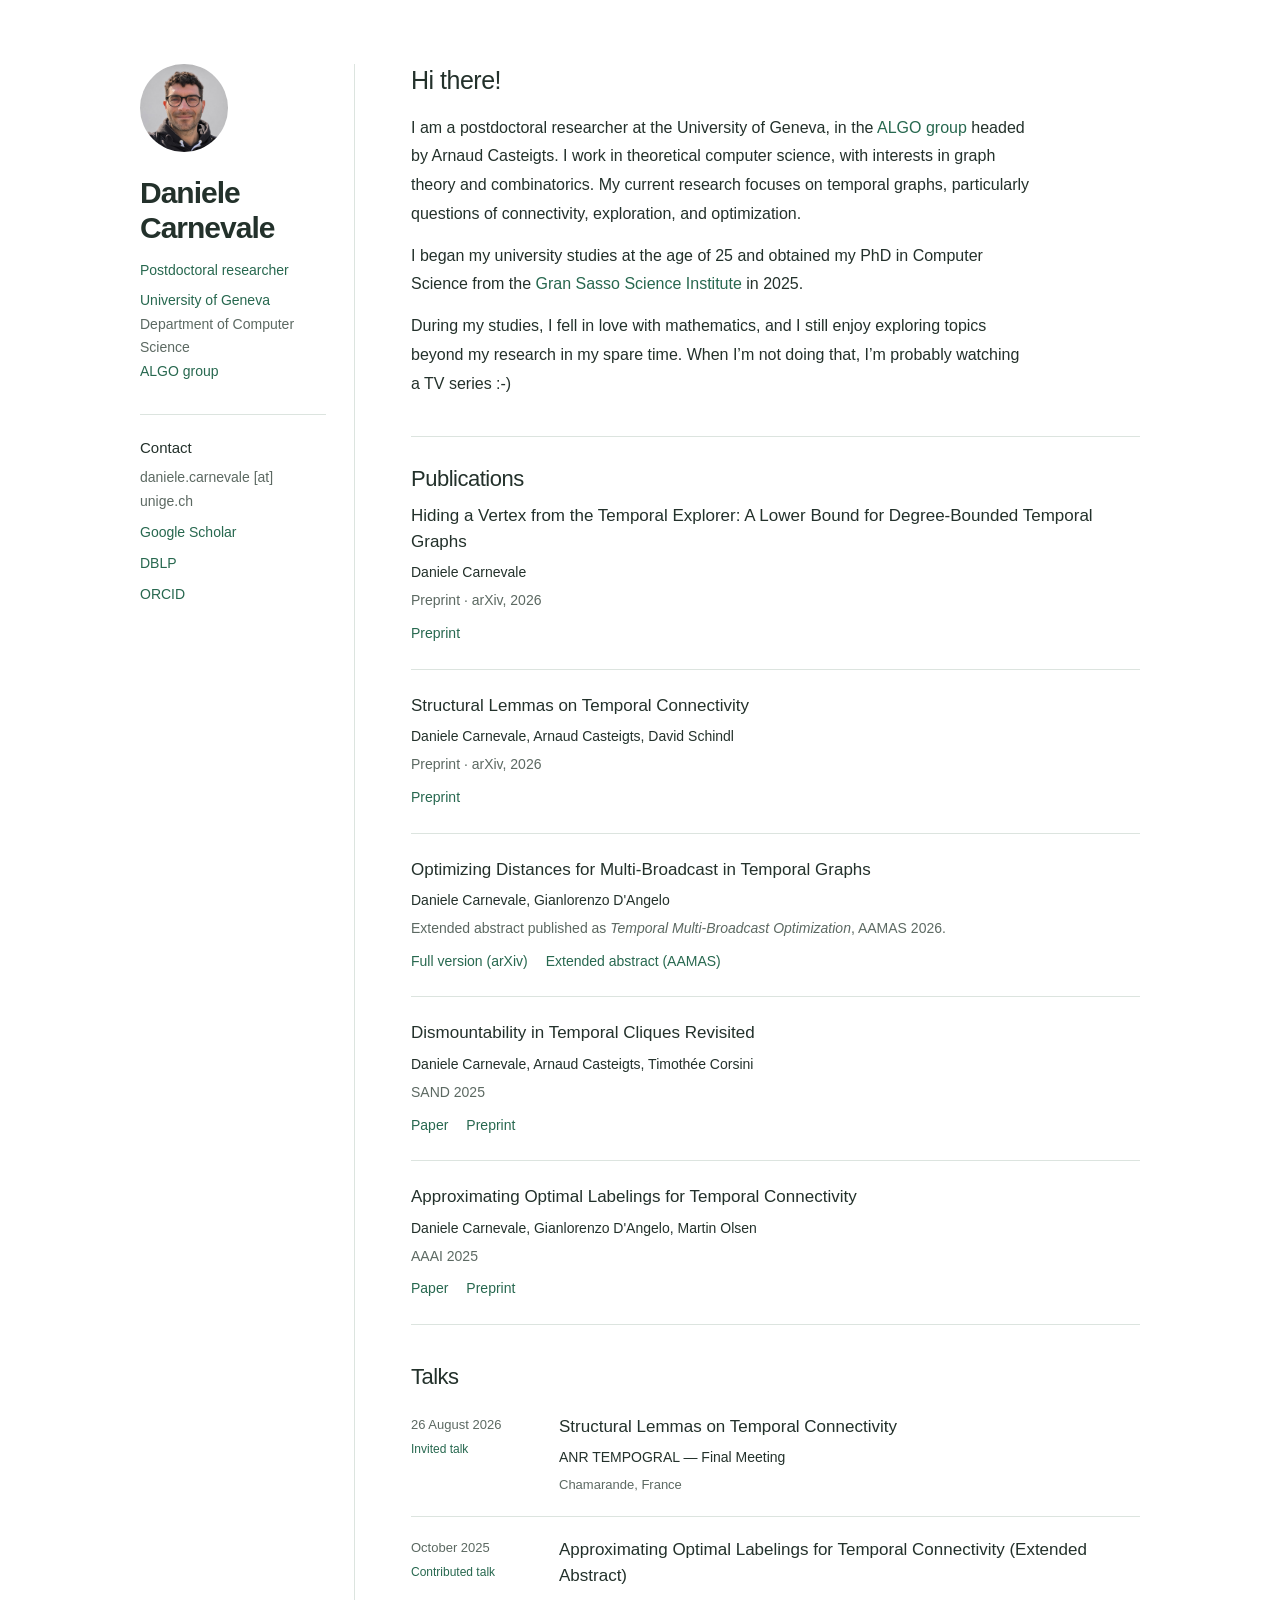
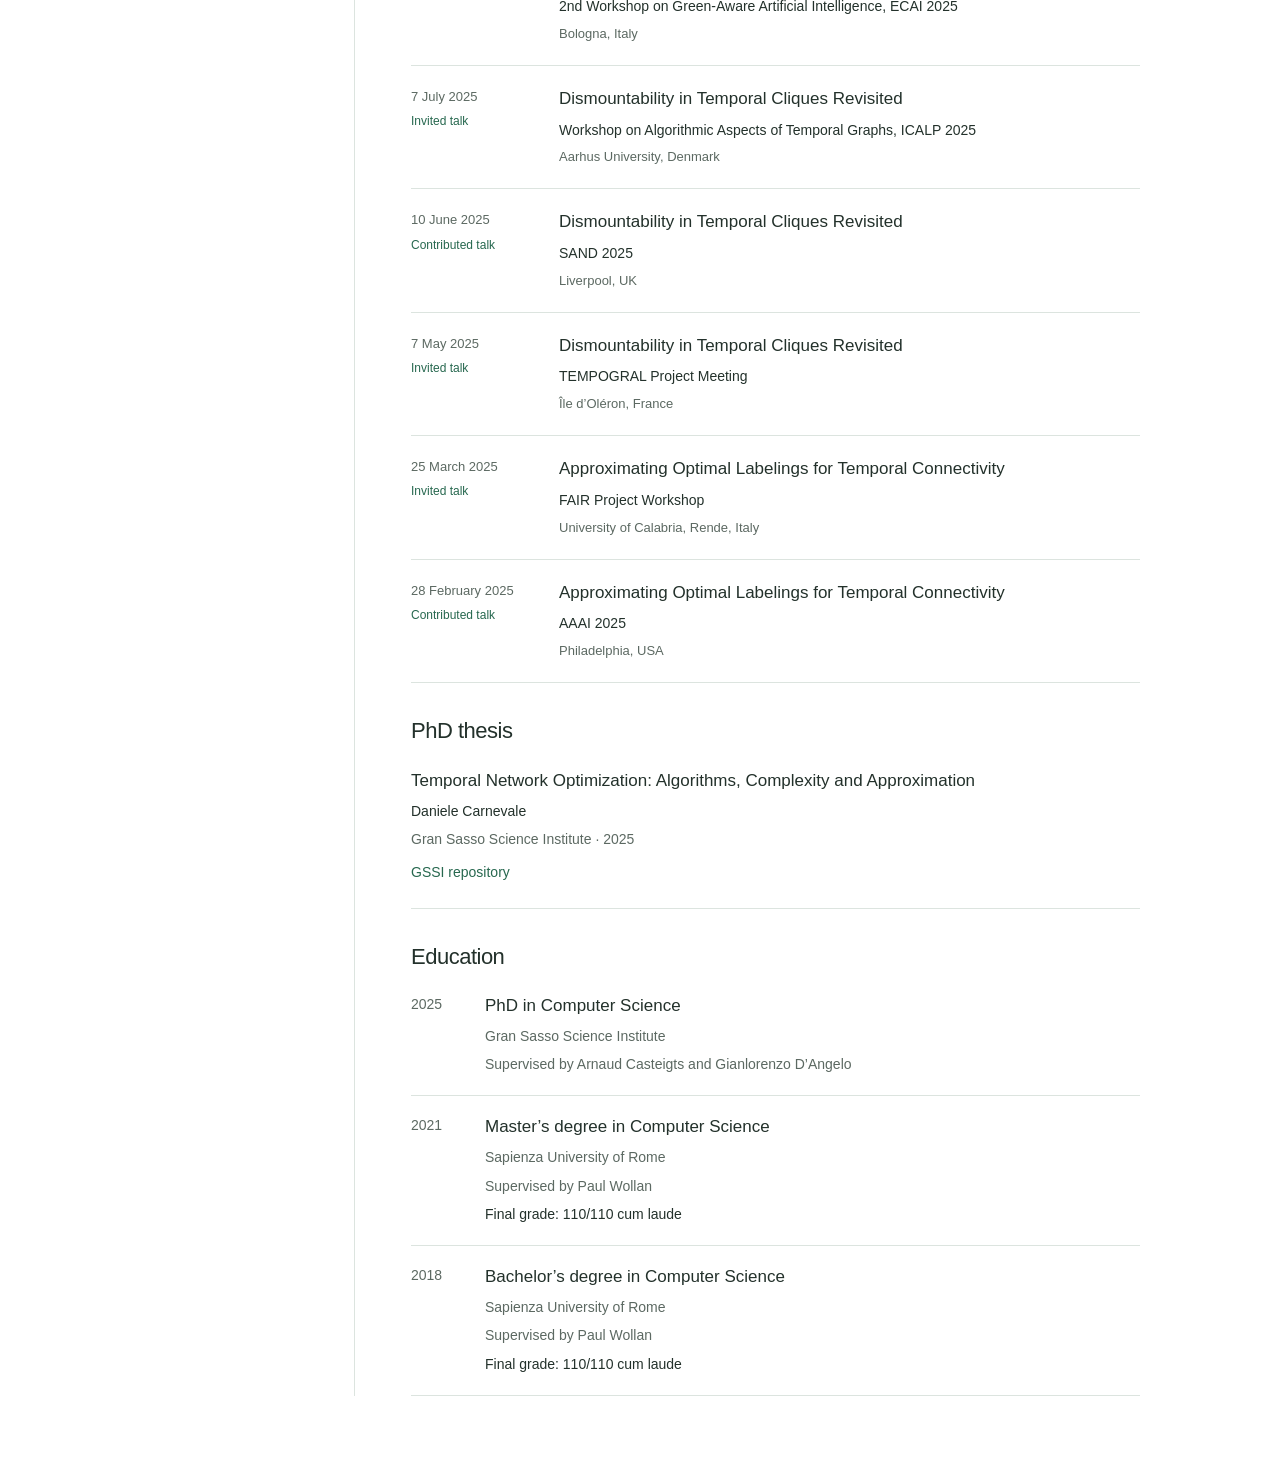
<file: index.html>
<!doctype html>
<html lang="en">
<head>
  <meta charset="utf-8">
  <meta name="viewport" content="width=device-width, initial-scale=1">
  <!-- MODIFICA QUI: sostituisci il nome anche nel titolo della scheda. -->
  <title>Daniele Carnevale</title>
  <meta name="description" content="Daniele Carnevale, postdoctoral researcher at the University of Geneva. Research in graph theory, combinatorics and temporal graphs.">
  <link rel="stylesheet" href="style.css">
</head>
<body>
  <a class="skip-link" href="#main-content">Skip to content</a>

  <div class="page">
    <aside class="sidebar" aria-label="Profile and contacts">
      <header class="identity">
        <!-- MODIFICA QUI LA FOTO: sostituisci assets/profile.jpg mantenendo lo stesso nome. -->
        <img class="portrait" src="assets/profile.jpg" alt="Daniele Carnevale" width="88" height="88" decoding="async">
        <div class="identity-text">
          <!-- MODIFICA QUI IL NOME: sostituisci anche il nome nel titolo della scheda. -->
          <h1>Daniele Carnevale</h1>
          <p class="role">Postdoctoral researcher</p>
          <!-- MODIFICA QUI L'AFFILIAZIONE. -->
          <p class="affiliation"><a href="https://www.unige.ch/">University of Geneva</a><br>Department of Computer Science<br><a href="https://algo.unige.ch/">ALGO group</a></p>
        </div>
      </header>

      <section class="contact" id="contact" aria-labelledby="contact-title">
        <h2 id="contact-title">Contact</h2>
        <!-- MODIFICA QUI I CONTATTI: inserisci solo indirizzi e link reali.
             Per l'email usa testo semplice con [at] al posto della chiocciola, senza collegamento.
             Per Scholar, ORCID o CV puoi usare: <a href="URL">Nome del link</a> -->
        <p class="email-address">daniele.carnevale [at] unige.ch</p>
        <a href="https://scholar.google.com/citations?user=8YLgA9wAAAAJ&amp;hl=en">Google Scholar</a>
        <a href="https://dblp.org/pid/40/7139-2.html">DBLP</a>
        <a href="https://orcid.org/0009-0006-3997-869X">ORCID</a>
        <!-- CV facoltativo: aggiungi il PDF in assets e inserisci qui il relativo link. -->
      </section>
    </aside>

    <main class="main-content" id="main-content" tabindex="-1">
      <section class="intro" id="about" aria-labelledby="about-title">
        <h2 id="about-title">Hi there!</h2>
        <!-- MODIFICA QUI LA BIOGRAFIA: ogni paragrafo è racchiuso tra <p> e </p>. -->
        <p class="bio">I am a postdoctoral researcher at the University of Geneva, in the <a href="https://algo.unige.ch/">ALGO group</a> headed by Arnaud Casteigts. I work in theoretical computer science, with interests in graph theory and combinatorics. My current research focuses on temporal graphs, particularly questions of connectivity, exploration, and optimization.</p>
        <p class="bio">I began my university studies at the age of 25 and obtained my PhD in Computer Science from the <a href="https://www.gssi.it/">Gran Sasso Science Institute</a> in 2025.</p>
        <p class="bio">During my studies, I fell in love with mathematics, and I still enjoy exploring topics beyond my research in my spare time. When I’m not doing that, I’m probably watching a TV series :-)</p>
      </section>

      <section class="publications" id="publications" aria-labelledby="publications-title">
        <h2 id="publications-title">Publications</h2>

        <!-- MODIFICA QUI LE PUBBLICAZIONI.
             Ogni pubblicazione è un blocco <article class="paper"> ... </article>.
             Per aggiungerne una, copia un intero blocco e modifica titolo e autori.
             Per inserire un link reale: <a href="URL">Paper</a> -->
        <article class="paper">
          <h3>Hiding a Vertex from the Temporal Explorer: A Lower Bound for Degree-Bounded Temporal Graphs</h3>
          <p class="paper-authors">Daniele Carnevale</p>
          <p class="paper-details">Preprint · arXiv, 2026</p>
          <div class="paper-links"><a href="https://arxiv.org/abs/2610.06228">Preprint</a></div>
        </article>

        <article class="paper">
          <h3>Structural Lemmas on Temporal Connectivity</h3>
          <p class="paper-authors">Daniele Carnevale, Arnaud Casteigts, David Schindl</p>
          <p class="paper-details">Preprint · arXiv, 2026</p>
          <div class="paper-links"><a href="https://arxiv.org/abs/2606.15606">Preprint</a></div>
        </article>

        <article class="paper">
          <h3>Optimizing Distances for Multi-Broadcast in Temporal Graphs</h3>
          <p class="paper-authors">Daniele Carnevale, Gianlorenzo D'Angelo</p>
          <p class="paper-details">Extended abstract published as <em>Temporal Multi-Broadcast Optimization</em>, AAMAS 2026.</p>
          <div class="paper-links"><a href="https://arxiv.org/abs/2602.12126">Full version (arXiv)</a><a href="https://www.ifaamas.org/Proceedings/aamas2026/pdfs/ITHO9185.pdf">Extended abstract (AAMAS)</a></div>
        </article>

        <article class="paper">
          <h3>Dismountability in Temporal Cliques Revisited</h3>
          <p class="paper-authors">Daniele Carnevale, Arnaud Casteigts, Timothée Corsini</p>
          <p class="paper-details">SAND 2025</p>
          <div class="paper-links"><a href="https://doi.org/10.4230/LIPIcs.SAND.2025.6">Paper</a><a href="https://arxiv.org/abs/2502.01321">Preprint</a></div>
        </article>

        <article class="paper">
          <h3>Approximating Optimal Labelings for Temporal Connectivity</h3>
          <p class="paper-authors">Daniele Carnevale, Gianlorenzo D'Angelo, Martin Olsen</p>
          <p class="paper-details">AAAI 2025</p>
          <div class="paper-links"><a href="https://doi.org/10.1609/aaai.v39i25.34849">Paper</a><a href="https://arxiv.org/abs/2504.16837">Preprint</a></div>
        </article>
      </section>

      <section class="talks" id="talks" aria-labelledby="talks-title">
        <h2 id="talks-title">Talks</h2>
        <!-- MODIFICA QUI I TALK: copia una voce <li class="talk"> per aggiungere un intervento.
             Mantieni gli interventi dal più recente al più vecchio. -->
        <ul class="talk-list">
          <li class="talk">
            <div class="talk-date">
              <time datetime="2026-08-26">26 August 2026</time>
              <span class="talk-type">Invited talk</span>
            </div>
            <div class="talk-content">
              <h3>Structural Lemmas on Temporal Connectivity</h3>
              <p class="talk-event">ANR TEMPOGRAL — Final Meeting</p>
              <p class="talk-location">Chamarande, France</p>
            </div>
          </li>
          <li class="talk">
            <div class="talk-date">
              <time datetime="2025-10">October 2025</time>
              <span class="talk-type">Contributed talk</span>
            </div>
            <div class="talk-content">
              <h3>Approximating Optimal Labelings for Temporal Connectivity (Extended Abstract)</h3>
              <p class="talk-event">2nd Workshop on Green-Aware Artificial Intelligence, ECAI 2025</p>
              <p class="talk-location">Bologna, Italy</p>
            </div>
          </li>
          <li class="talk">
            <div class="talk-date">
              <time datetime="2025-07-07">7 July 2025</time>
              <span class="talk-type">Invited talk</span>
            </div>
            <div class="talk-content">
              <h3>Dismountability in Temporal Cliques Revisited</h3>
              <p class="talk-event">Workshop on Algorithmic Aspects of Temporal Graphs, ICALP 2025</p>
              <p class="talk-location">Aarhus University, Denmark</p>
            </div>
          </li>
          <li class="talk">
            <div class="talk-date">
              <time datetime="2025-06-10">10 June 2025</time>
              <span class="talk-type">Contributed talk</span>
            </div>
            <div class="talk-content">
              <h3>Dismountability in Temporal Cliques Revisited</h3>
              <p class="talk-event">SAND 2025</p>
              <p class="talk-location">Liverpool, UK</p>
            </div>
          </li>
          <li class="talk">
            <div class="talk-date">
              <time datetime="2025-05-07">7 May 2025</time>
              <span class="talk-type">Invited talk</span>
            </div>
            <div class="talk-content">
              <h3>Dismountability in Temporal Cliques Revisited</h3>
              <p class="talk-event">TEMPOGRAL Project Meeting</p>
              <p class="talk-location">Île d’Oléron, France</p>
            </div>
          </li>
          <li class="talk">
            <div class="talk-date">
              <time datetime="2025-03-25">25 March 2025</time>
              <span class="talk-type">Invited talk</span>
            </div>
            <div class="talk-content">
              <h3>Approximating Optimal Labelings for Temporal Connectivity</h3>
              <p class="talk-event">FAIR Project Workshop</p>
              <p class="talk-location">University of Calabria, Rende, Italy</p>
            </div>
          </li>
          <li class="talk">
            <div class="talk-date">
              <time datetime="2025-02-28">28 February 2025</time>
              <span class="talk-type">Contributed talk</span>
            </div>
            <div class="talk-content">
              <h3>Approximating Optimal Labelings for Temporal Connectivity</h3>
              <p class="talk-event">AAAI 2025</p>
              <p class="talk-location">Philadelphia, USA</p>
            </div>
          </li>
        </ul>
      </section>

      <section class="thesis" id="thesis" aria-labelledby="thesis-title">
        <h2 id="thesis-title">PhD thesis</h2>
        <!-- MODIFICA QUI LA TESI: il collegamento porta alla scheda del repository GSSI. -->
        <article class="paper">
          <h3>Temporal Network Optimization: Algorithms, Complexity and Approximation</h3>
          <p class="paper-authors">Daniele Carnevale</p>
          <p class="paper-details">Gran Sasso Science Institute · 2025</p>
          <div class="paper-links"><a href="https://hdl.handle.net/20.500.12571/37764">GSSI repository</a></div>
        </article>
      </section>

      <section class="education" id="education" aria-labelledby="education-title">
        <h2 id="education-title">Education</h2>
        <!-- MODIFICA QUI LA FORMAZIONE: mantieni i titoli dal più recente al più vecchio. -->
        <ul class="education-list">
          <li class="education-item">
            <span class="education-year">2025</span>
            <div>
              <h3>PhD in Computer Science</h3>
              <p class="education-institution">Gran Sasso Science Institute</p>
              <p class="education-supervisors">Supervised by Arnaud Casteigts and Gianlorenzo D’Angelo</p>
            </div>
          </li>
          <li class="education-item">
            <span class="education-year">2021</span>
            <div>
              <h3>Master’s degree in Computer Science</h3>
              <p class="education-institution">Sapienza University of Rome</p>
              <p class="education-supervisors">Supervised by Paul Wollan</p>
              <p class="education-grade">Final grade: 110/110 cum laude</p>
            </div>
          </li>
          <li class="education-item">
            <span class="education-year">2018</span>
            <div>
              <h3>Bachelor’s degree in Computer Science</h3>
              <p class="education-institution">Sapienza University of Rome</p>
              <p class="education-supervisors">Supervised by Paul Wollan</p>
              <p class="education-grade">Final grade: 110/110 cum laude</p>
            </div>
          </li>
        </ul>
      </section>

    </main>
  </div>
</body>
</html>
</file>
<file: style.css>
/* MODIFICA QUI I COLORI: questi valori definiscono l'aspetto del sito. */
:root {
  color-scheme: light dark;
  --paper: #ffffff;
  --ink: #23312b;
  --secondary: #5c6962;
  --accent: #27684f;
  --line: #dce4df;
  --soft: #edf3ef;
}

@media (prefers-color-scheme: dark) {
  :root {
    --paper: #171c1a;
    --ink: #edf1ee;
    --secondary: #b5c1b9;
    --accent: #9bd0b4;
    --line: #37443c;
    --soft: #29372e;
  }
}

* { box-sizing: border-box; }
html { scroll-behavior: smooth; }
body {
  margin: 0;
  background: var(--paper);
  color: var(--ink);
  font-family: -apple-system, BlinkMacSystemFont, "Segoe UI", sans-serif;
  font-size: 16px;
  line-height: 1.7;
  overflow-wrap: break-word;
}
a {
  color: var(--accent);
  text-decoration: none;
  text-underline-offset: 4px;
}
a:hover { text-decoration: underline; }
a:focus-visible {
  outline: 2px solid var(--accent);
  outline-offset: 5px;
  border-radius: 2px;
}
.skip-link {
  position: absolute;
  z-index: 10;
  top: 16px;
  left: 16px;
  padding: 8px 14px;
  background: var(--paper);
  border: 1px solid var(--line);
  transform: translateY(-200%);
}
.skip-link:focus { transform: translateY(0); }
.page {
  width: min(calc(100% - 80px), 1000px);
  margin: 64px auto;
  display: grid;
  grid-template-columns: 215px minmax(0, 1fr);
  gap: 56px;
}
.sidebar {
  border-right: 1px solid var(--line);
  padding-right: 28px;
}
.portrait {
  display: block;
  width: 88px;
  height: 88px;
  border-radius: 50%;
  object-fit: cover;
  object-position: center;
  background: var(--soft);
  margin-bottom: 24px;
}
h1 {
  font-size: 30px;
  font-weight: 600;
  line-height: 1.15;
  letter-spacing: -1px;
  margin: 0 0 14px;
}
.role { margin: 0; font-size: 14px; color: var(--accent); }
.affiliation {
  margin: 6px 0 0;
  font-size: 14px;
  color: var(--secondary);
}
.contact {
  margin-top: 30px;
  border-top: 1px solid var(--line);
  padding-top: 23px;
  scroll-margin-top: 24px;
}
.contact h2 { font-size: 15px; letter-spacing: 0; margin-bottom: 9px; }
.contact p { margin: 0; font-size: 14px; color: var(--secondary); }
.contact .cv-placeholder { margin-top: 12px; }
.contact > a { display: block; width: fit-content; margin-top: 7px; font-size: 14px; }
.contact .email-address { margin-top: 7px; max-width: 100%; overflow-wrap: anywhere; }
.main-content { min-width: 0; }
.main-content:focus { outline: none; }
.main-content section { scroll-margin-top: 32px; }
.intro { margin-bottom: 37px; }
.eyebrow {
  margin: 2px 0 18px;
  color: var(--secondary);
  font-size: 12px;
  letter-spacing: 1.6px;
  text-transform: uppercase;
}
h2 {
  font-size: 25px;
  line-height: 1.3;
  font-weight: 500;
  letter-spacing: -0.5px;
  margin: 0 0 17px;
}
.bio { margin: 0; max-width: 620px; line-height: 1.8; }
.bio + .bio { margin-top: 13px; }
.publications { border-top: 1px solid var(--line); padding-top: 28px; }
.publications h2 { font-size: 22px; margin-bottom: 10px; }
.placeholder-note { font-size: 13px; color: var(--secondary); margin: 0 0 26px; }
.publication-overview { font-size: 13px; margin: 0 0 26px; }
.paper { padding-bottom: 23px; margin-bottom: 23px; border-bottom: 1px solid var(--line); }
.paper h3 { font-size: 17px; line-height: 1.5; font-weight: 500; margin: 0 0 7px; }
.paper-details { color: var(--secondary); font-size: 14px; margin: 0 0 9px; }
.paper-authors { font-size: 14px; margin: 0 0 4px; }
.paper-links { display: flex; flex-wrap: wrap; gap: 8px 18px; }
.paper-links-placeholder { color: var(--secondary); font-size: 13px; margin: 0; }
.paper a { font-size: 14px; }
.education { margin-top: 34px; }
.education h2 { font-size: 22px; margin-bottom: 22px; }
.education-list { list-style: none; padding: 0; margin: 0; }
.education-item { display: grid; grid-template-columns: 54px minmax(0, 1fr); gap: 20px; padding: 18px 0; border-bottom: 1px solid var(--line); }
.education-item:first-child { padding-top: 0; }
.education-year { font-size: 14px; color: var(--secondary); }
.education-item h3 { margin: 0 0 6px; font-size: 17px; line-height: 1.5; font-weight: 500; }
.education-institution { margin: 0; font-size: 14px; color: var(--secondary); }
.education-supervisors { margin: 5px 0 0; font-size: 14px; color: var(--secondary); }
.education-grade { margin: 5px 0 0; font-size: 14px; font-weight: 500; }
.thesis { margin-top: 34px; }
.thesis h2 { font-size: 22px; margin-bottom: 22px; }
.talks { margin-top: 38px; }
.talks h2 { font-size: 22px; margin-bottom: 22px; }
.talk-list { list-style: none; padding: 0; margin: 0; }
.talk { display: grid; grid-template-columns: 126px minmax(0, 1fr); gap: 22px; padding: 20px 0; border-bottom: 1px solid var(--line); }
.talk:first-child { padding-top: 0; }
.talk-date time { display: block; font-size: 13px; color: var(--secondary); }
.talk-type { display: block; margin-top: 3px; font-size: 12px; color: var(--accent); }
.talk h3 { margin: 0 0 7px; font-size: 17px; line-height: 1.5; font-weight: 500; }
.talk-event { margin: 0; font-size: 14px; }
.talk-location { margin: 4px 0 0; font-size: 13px; color: var(--secondary); }
.footer { color: var(--secondary); font-size: 12px; margin-top: 29px; }

@media (max-width: 780px) {
  .page {
    width: calc(100% - 56px);
    margin: 40px auto;
    grid-template-columns: 180px minmax(0, 1fr);
    gap: 32px;
  }
  .sidebar { padding-right: 22px; }
  h1 { font-size: 27px; }
}

@media (max-width: 600px) {
  .page { width: calc(100% - 46px); margin: 30px auto; display: block; }
  .sidebar {
    padding: 0 0 26px;
    border-right: 0;
    border-bottom: 1px solid var(--line);
    margin-bottom: 31px;
  }
  .identity { display: grid; grid-template-columns: 66px minmax(0, 1fr); gap: 17px; align-items: start; }
  .portrait { width: 66px; height: 66px; margin: 0; }
  h1 { font-size: 26px; margin-bottom: 7px; }
  .affiliation { margin-top: 4px; }
  .contact { margin-top: 20px; border-top: 0; padding-top: 0; display: flex; flex-wrap: wrap; gap: 4px 14px; align-items: center; }
  .contact h2 { flex-basis: 100%; margin: 0; }
  .contact > a { display: inline-flex; align-items: center; width: auto; min-width: 44px; min-height: 44px; margin: 0; }
  .contact .email-address { flex-basis: 100%; margin: 0; }
  .education-item { grid-template-columns: 1fr; gap: 5px; }
  .talk { grid-template-columns: 1fr; gap: 8px; }
  .talk-date { display: flex; flex-wrap: wrap; gap: 3px 14px; align-items: baseline; }
  .talk-type { margin-top: 0; }
  .intro { margin-bottom: 30px; }
  .eyebrow { font-size: 11px; letter-spacing: 1.2px; }
  h2 { font-size: 24px; }
}

@media (prefers-reduced-motion: reduce) {
  html { scroll-behavior: auto; }
}
</file>
